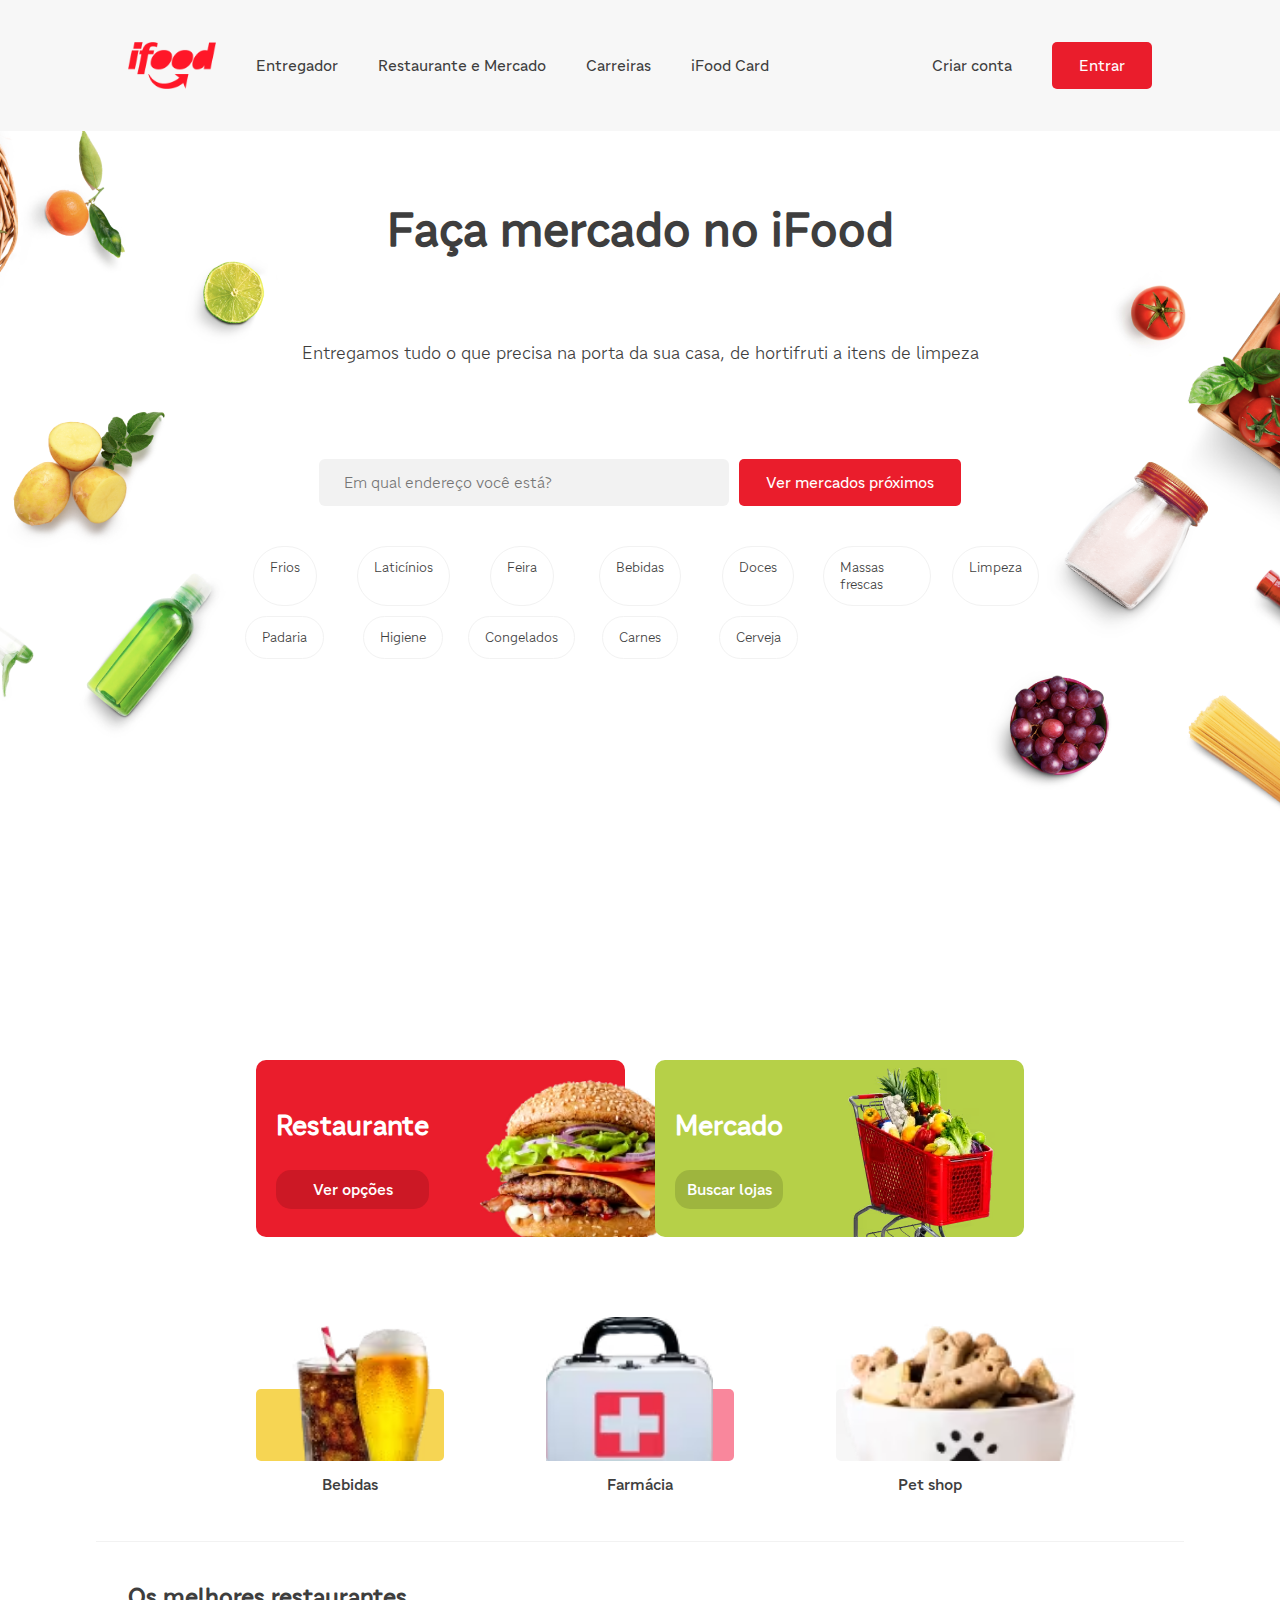
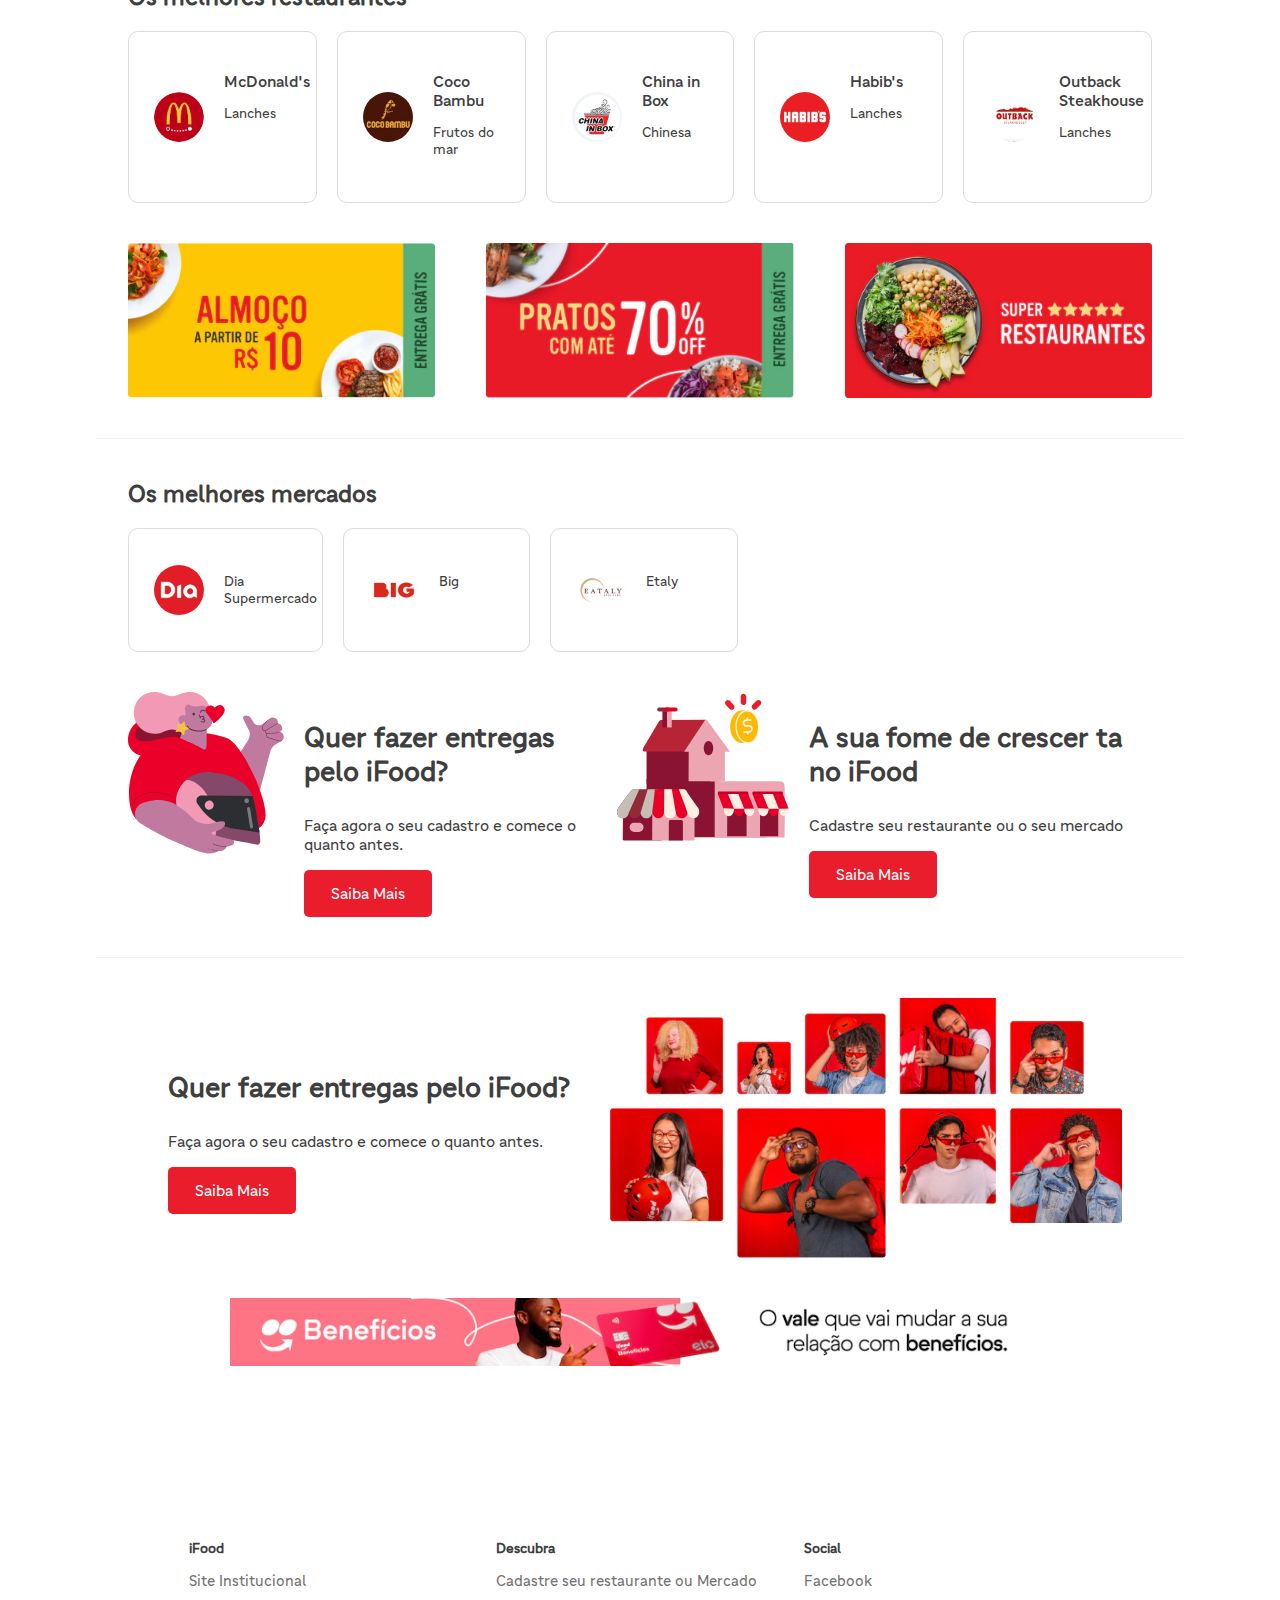
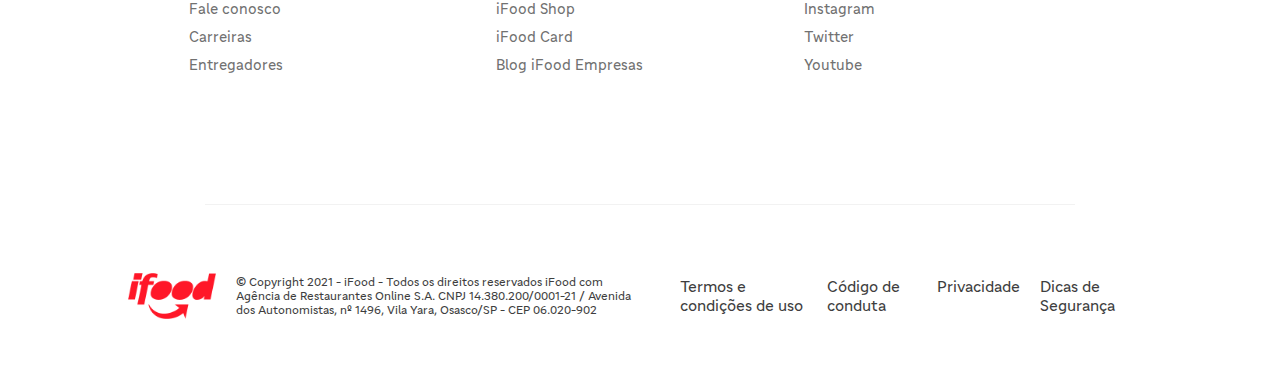
<file: iFood-Clone/pages/index.html>
<!DOCTYPE html>
<html lang="pt-br">
  <head>
    <meta charset="UTF-8" />
    <meta name="viewport" content="width=device-width, initial-scale=1.0" />
    <title>Delivery de Comida e Mercado - iFood</title>
    <link rel="stylesheet" href="../css/index.css" />
    <meta
      name="description"
      content="O iFood é uma empresa brasileira de tecnologia que aproxima clientes, restaurantes e entregadores de forma simples e prática. E, para proporcionar uma experiência incrível para todo mundo, nossa entrega vai muito além do delivery."
    />
  </head>
  <body>
    <header>
      <div class="header-content">
        <div class="menu-hamburguer">
          <div class="line"></div>
          <div class="line"></div>
          <div class="line"></div>
        </div>
        <div class="logo-nav-container">
          <img src="../assets/img/gen/logo.png" alt="Logo iFood" />
          <nav>
            <ul>
              <li><a href="#">Entregador</a></li>
              <li><a href="#">Restaurante e Mercado</a></li>
              <li><a href="#">Carreiras</a></li>
              <li><a href="#">iFood Card</a></li>
            </ul>
          </nav>
        </div>
        <div class="secundary-menu">
          <a href="criar-conta.html" style="color: var(#ea1d2c)">Criar conta</a>
          <button class="button-01">Entrar</button>
        </div>
      </div>
    </header>
    <main>
      <section class="search">
        <div class="search-container">
          <h1>Faça mercado no iFood</h1>
          <p>
            Entregamos tudo o que precisa na porta da sua casa, de hortifruti a
            itens de limpeza
          </p>
          <form action="">
            <input type="text" placeholder="Em qual endereço você está?" />
            <button class="button-01">Ver mercados próximos</button>
          </form>
          <div class="categories">
            <a href="#" class="category">Frios</a>
            <a href="#" class="category">Laticínios</a>
            <a href="#" class="category">Feira</a>
            <a href="#" class="category">Bebidas</a>
            <a href="#" class="category">Doces</a>
            <a href="#" class="category">Massas frescas</a>
            <a href="#" class="category">Limpeza</a>
            <a href="#" class="category">Padaria</a>
            <a href="#" class="category">Higiene</a>
            <a href="#" class="category">Congelados</a>
            <a href="#" class="category">Carnes</a>
            <a href="#" class="category">Cerveja</a>
          </div>
        </div>
      </section>
      <section class="multi-categories">
        <div class="multi-categories-wrapper">
          <div class="restaurante">
            <div class="restaurante-info">
              <h3>Restaurante</h3>
              <button>Ver opções</button>
            </div>
            <img
              src="../assets/img/home/restaurant.avif"
              alt="Imagem de um hamburger"
            />
          </div>
          <div class="mercado">
            <div class="mercado-info">
              <h3>Mercado</h3>
              <button>Buscar lojas</button>
            </div>
            <img
              src="../assets/img/home/market.avif"
              alt="Imagem de um carrinho de compras"
            />
          </div>
        </div>
        <div class="multi-categories-carousel">
          <div class="carousel-item">
            <div class="carousel-item-background"></div>
            <img src="../assets/img/home/drinks.avif" alt="Imagem de bebidas" />
            <p>Bebidas</p>
          </div>
          <div class="carousel-item">
            <div class="carousel-item-background"></div>
            <img
              src="../assets/img/home/pharmacy.avif"
              alt="Imagem de maleta de primeiros socorros"
            />
            <p>Farmácia</p>
          </div>
          <div class="carousel-item">
            <div class="carousel-item-background"></div>
            <img
              src="../assets/img/home/petshop.avif"
              alt="Imagem de pote com biscoitos caninos"
            />
            <p>Pet shop</p>
          </div>
        </div>
      </section>
      <span class="line"></span>
      <section class="melhores-restaurantes">
        <h2>Os melhores restaurantes</h2>

        <div class="restaurantes">
          <div class="restaurante-card">
            <img
              src="../assets/img/home/Logo McDonald_MCDON_DRIV15.avif"
              alt="Imagem de um prato de comida"
            />
            <div class="restaurante-card-info">
              <p class="restaurante-card-title">McDonald's</p>
              <p class="restaurante-card-description">Lanches</p>
            </div>
          </div>
          <div class="restaurante-card">
            <img
              src="../assets/img/home/201910292243_94aaf166-84cc-4ebf-a35d-d223be34d01f.avif"
              alt="Imagem de um prato de comida"
            />
            <div class="restaurante-card-info">
              <p class="restaurante-card-title">Coco Bambu</p>
              <p class="restaurante-card-description">Frutos do mar</p>
            </div>
          </div>
          <div class="restaurante-card">
            <img
              src="../assets/img/home/202001031317_CXpO_i.avif"
              alt="Logo do China in Box"
            />
            <div class="restaurante-card-info">
              <p class="restaurante-card-title">China in Box</p>
              <p class="restaurante-card-description">Chinesa</p>
            </div>
          </div>
          <div class="restaurante-card">
            <img
              src="../assets/img/home/201801231937__HABIB_VERDE.avif"
              alt="Logo do Habib's"
            />
            <div class="restaurante-card-info">
              <p class="restaurante-card-title">Habib's</p>
              <p class="restaurante-card-description">Lanches</p>
            </div>
          </div>
          <div class="restaurante-card">
            <img
              src="../assets/img/home/201906182008_2b157a73-7564-4733-94c1-8d0376e7bb39.avif"
              alt="Logo do Outback Steakhouse"
            />
            <div class="restaurante-card-info">
              <p class="restaurante-card-title">Outback Steakhouse</p>
              <p class="restaurante-card-description">Lanches</p>
            </div>
          </div>
        </div>

        <div class="landing-cards">
          <img
            src="../assets/img/home/landing-banner-1.webp"
            alt="Banner escrito 'Almoço a partir de R$ 10 - Entrega Grátis'"
          />
          <img
            src="../assets/img/home/landing-banner-2.webp"
            alt="Banner escrito 'Pratos com até 70% OFF - Entrega Grátis'"
          />
          <img
            src="../assets/img/home/landing-banner-3.webp"
            alt="Banner escrito 'Super restaurantes'"
          />
        </div>
      </section>

      <span class="line"></span>

      <section class="melhores-mercados">
        <h2>Os melhores mercados</h2>

        <div class="restaurantes">
          <div class="restaurante-card">
            <img
              src="../assets/img/home/202004061634_lP8b_.avif"
              alt="Logo do Dia Supermercado"
            />
            <div class="restaurante-card-info">
              <p class="restaurante-card-description">Dia Supermercado</p>
            </div>
          </div>
          <div class="restaurante-card">
            <img
              src="../assets/img/home/202010121938_31dbd467-bb46-4884-8879-e545789acc39.avif"
              alt="Logo do Big"
            />
            <div class="restaurante-card-info">
              <p class="restaurante-card-description">Big</p>
            </div>
          </div>
          <div class="restaurante-card">
            <img
              src="../assets/img/home/202002101723_dmdz_i.avif"
              alt="Logo do Etaly"
            />
            <div class="restaurante-card-info">
              <p class="restaurante-card-description">Etaly</p>
            </div>
          </div>
        </div>

        <div class="landing-links">
          <div class="landing-group">
            <div class="landing-group-01">
              <img
                src="../assets/img/home/delivery-man.svg"
                alt="Desenho de um entregador de comida"
              />
            </div>
            <div class="landing-group-02">
              <h3>Quer fazer entregas pelo iFood?</h3>
              <p>Faça agora o seu cadastro e comece o quanto antes.</p>
              <button class="button-01">Saiba Mais</button>
            </div>
          </div>
          <div class="landing-group">
            <div class="landing-group-01">
              <img
                src="../assets/img/home/store.svg"
                alt="Desenho de uma loja"
              />
            </div>
            <div class="landing-group-02">
              <h3>A sua fome de crescer ta no iFood</h3>
              <p>Cadastre seu restaurante ou o seu mercado</p>
              <button class="button-01">Saiba Mais</button>
            </div>
          </div>
        </div>
      </section>

      <span class="line"></span>

      <section class="info-banners">
        <div class="info-banner-01">
          <div class="info-banner-01-text">
            <h3>Quer fazer entregas pelo iFood?</h3>
            <p>Faça agora o seu cadastro e comece o quanto antes.</p>
            <button class="button-01">Saiba Mais</button>
          </div>
          <img
            src="../assets/img/home/food-lover-banner.webp"
            alt="Banner representativo"
          />
        </div>

        <img
          src="../assets/img/home/ifood-benefits-desktop.webp"
          alt="Banner escrito 'O vale que vai mudar a sua relação com benefícios'"
          class="info-banner-02"
        />
      </section>
    </main>
    <footer>
      <div class="footer-columns">
        <div class="footer-column">
          <h3>iFood</h3>
          <ul>
            <li>Site Institucional</li>
            <li>Fale conosco</li>
            <li>Carreiras</li>
            <li>Entregadores</li>
          </ul>
        </div>
        <div class="footer-column">
          <h3>Descubra</h3>
          <ul>
            <li>Cadastre seu restaurante ou Mercado</li>
            <li>iFood Shop</li>
            <li>iFood Card</li>
            <li>Blog iFood Empresas</li>
          </ul>
        </div>
        <div class="footer-column">
          <h3>Social</h3>
          <ul>
            <li>Facebook</li>
            <li>Instagram</li>
            <li>Twitter</li>
            <li>Youtube</li>
          </ul>
        </div>
      </div>

      <span class="line"></span>

      <div class="extra-footer">
        <div class="extra-footer-content-01">
          <img src="../assets/img/gen/logo.png" alt="Logo iFood" />
          <p>
            © Copyright 2021 - iFood - Todos os direitos reservados iFood com
            Agência de Restaurantes Online S.A. CNPJ 14.380.200/0001-21 /
            Avenida dos Autonomistas, nº 1496, Vila Yara, Osasco/SP - CEP
            06.020-902
          </p>
        </div>
        <div class="extra-footer-content-02">
          <ul>
            <li>Termos e condições de uso</li>
            <li>Código de conduta</li>
            <li>Privacidade</li>
            <li>Dicas de Segurança</li>
          </ul>
        </div>
      </div>
    </footer>

    <script>
      const menuHamburguer = document.querySelector(".menu-hamburguer");
      const nav = document.querySelector("nav ul");

      menuHamburguer.addEventListener("click", () => {
        nav.classList.toggle("active");
      });
    </script>
  </body>
</html>
</file>
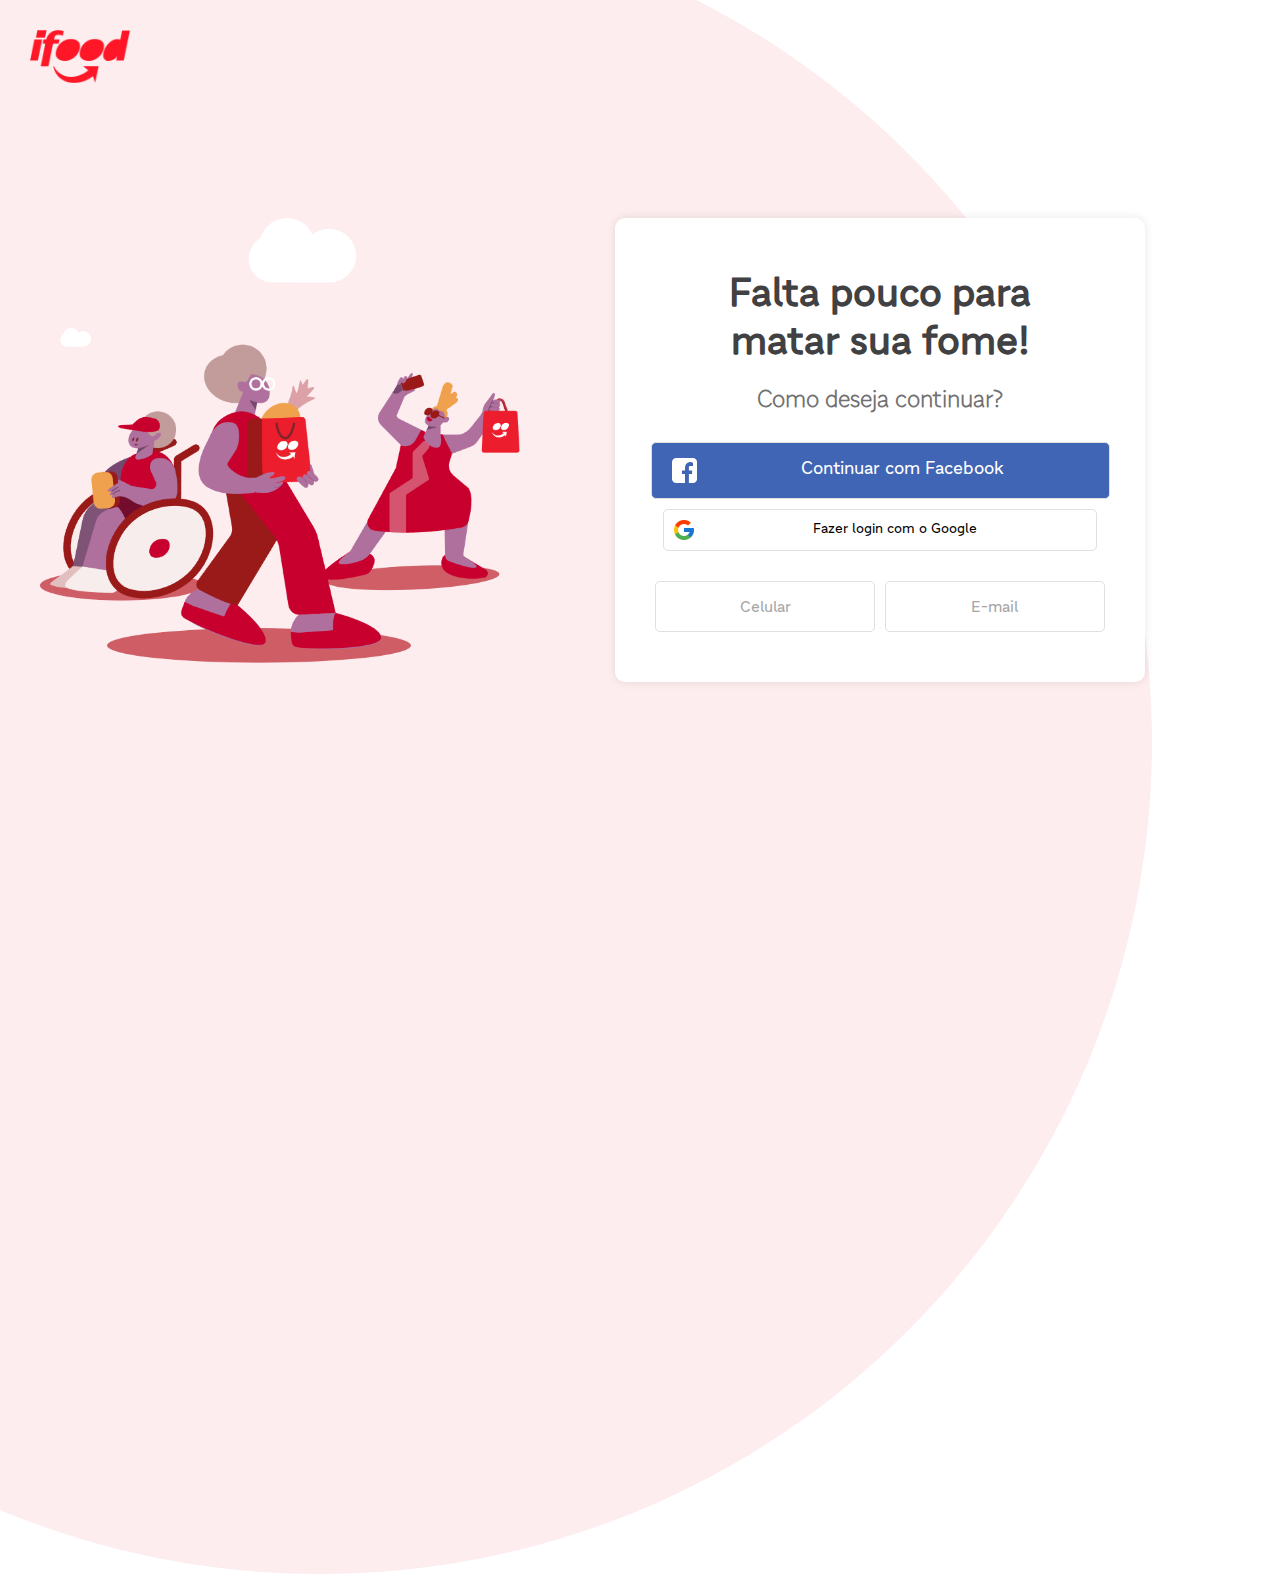
<file: iFood-Clone/pages/entrar.html>
<!DOCTYPE html>
<html lang="pt-br">
  <head>
    <meta charset="UTF-8" />
    <meta name="viewport" content="width=device-width, initial-scale=1.0" />
    <title>Delivery de Comida e Mercado - iFood</title>
    <link rel="icon" href="../assets/img/gen/favicon-01.png" />

    <link rel="stylesheet" href="../css/entrar.css" />
  </head>
  <body>
    <a href="../pages/index.html" class="logo">
      <img src="../assets/img/gen/logo.png" alt="iFood" />
    </a>
    <div class="content">
      <div class="cartoon">
        <img src="../assets/img/entrar/background.png" alt="" />
      </div>
      <div class="login-container">
        <div class="login-box">
          <h1>Falta pouco para matar sua fome!</h1>
          <h2>Como deseja continuar?</h2>

          <button class="button-01 button-facebook">
            <img src="../assets/img/gen/facebook-96.png" alt="Facebook" />
            Continuar com Facebook
          </button>
          <button class="button-01 button-google">
            <img src="../assets/img/gen/google-logo-96.png" alt="Google" />
            Fazer login com o Google
          </button>
          <div class="cel-mail">
            <button class="button-02">Celular</button>
            <button class="button-02">E-mail</button>
          </div>
        </div>
      </div>
    </div>
  </body>
</html>
</file>
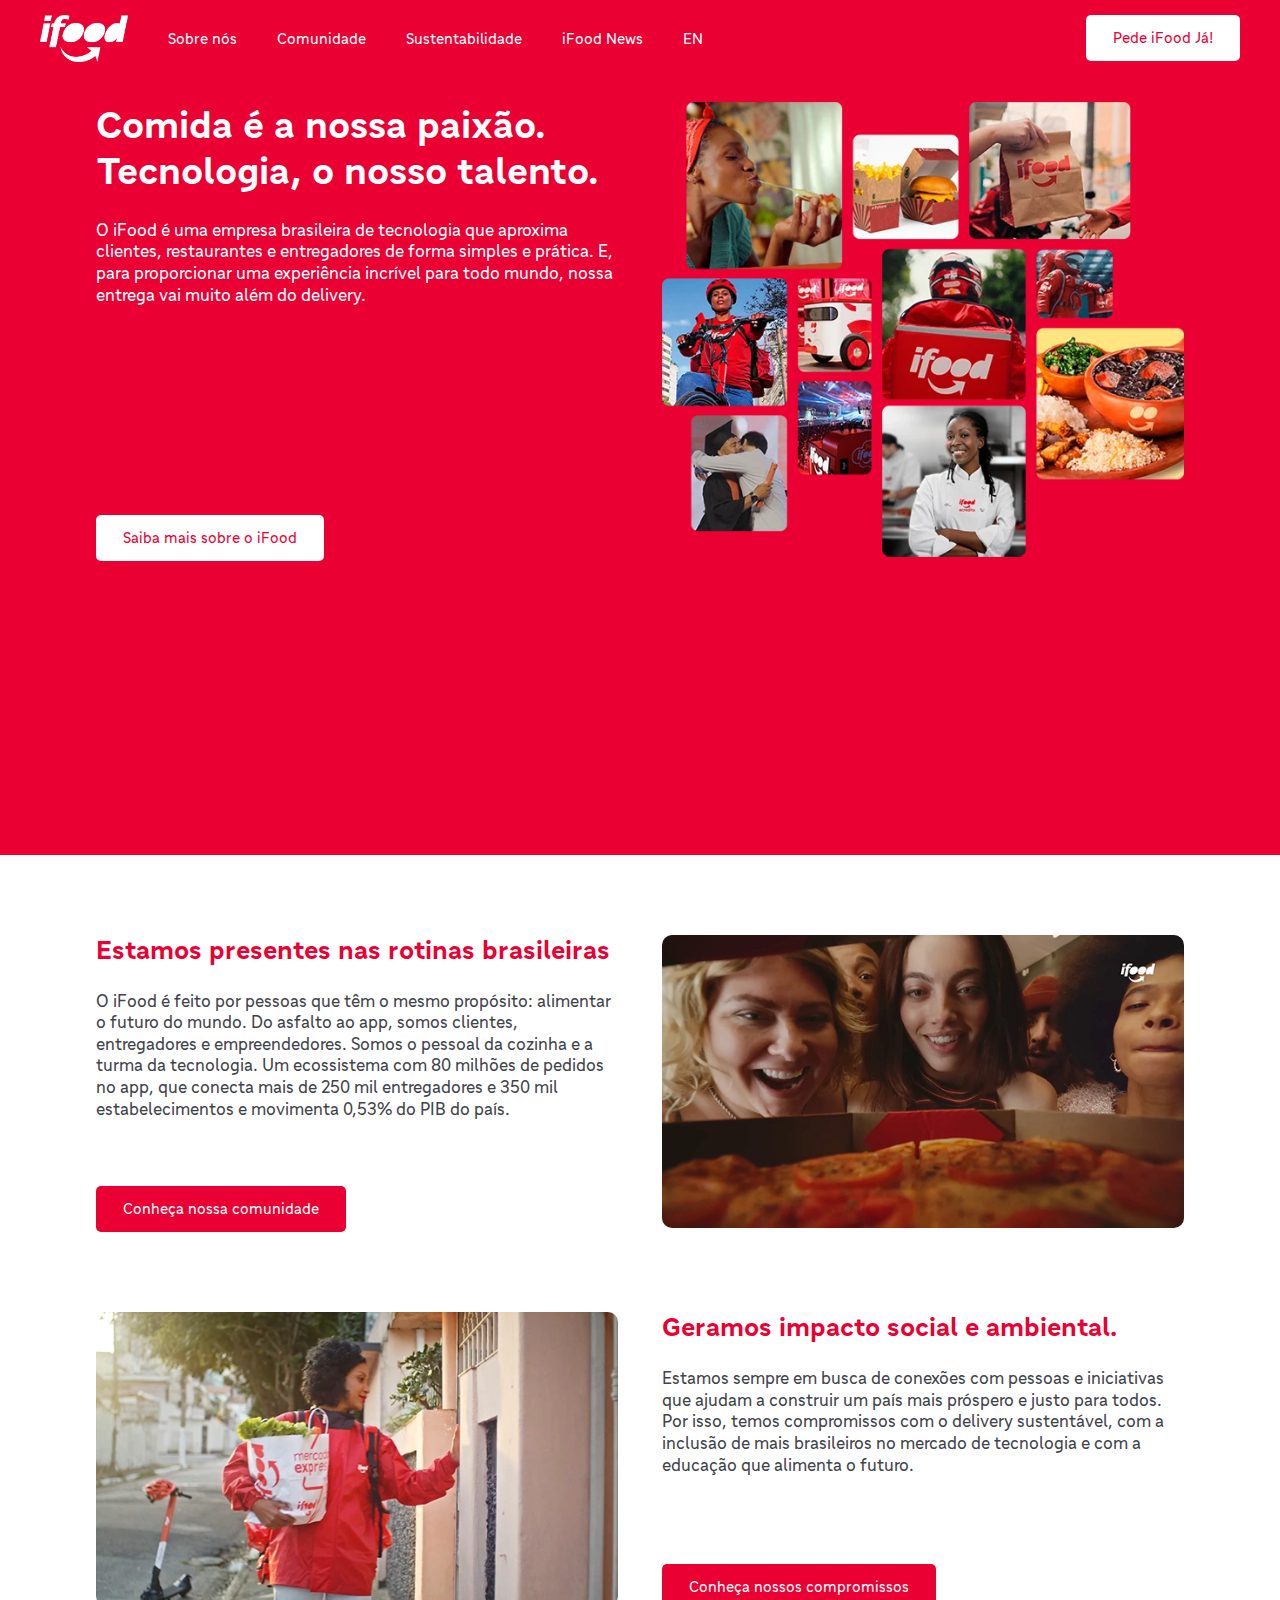
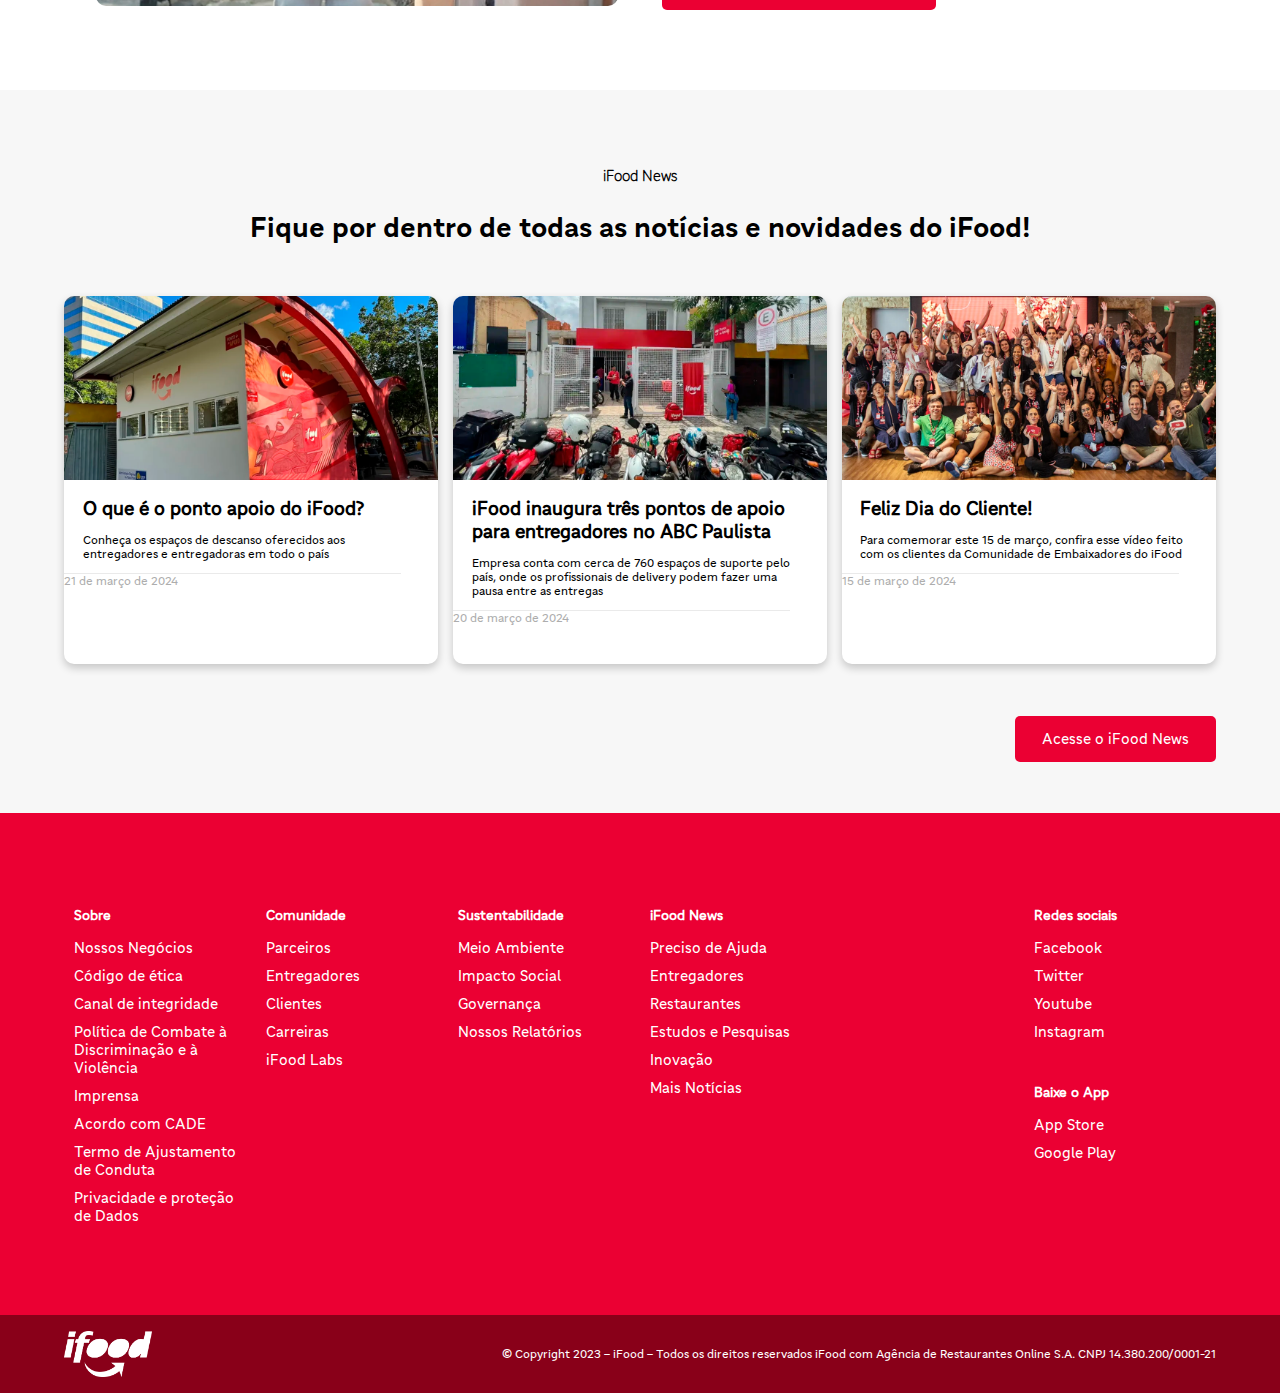
<file: iFood-Clone/pages/institucional.html>
<!DOCTYPE html>
<html lang="pt-br">
  <head>
    <meta charset="UTF-8" />
    <meta name="viewport" content="width=device-width, initial-scale=1.0" />
    <title>iFood | Comida é a nossa paixão. Tecnologia, o nosso talento</title>
    <link rel="icon" href="../assets/img/gen/favicon-02.png" />
    <link rel="stylesheet" href="../css/institucional.css" />
  </head>
  <body>
    <header>
      <div class="top-content">
        <div class="logo-nav-container">
          <img src="../assets/img/gen/logo-02.png" alt="Logo iFood" />
          <nav>
            <ul>
              <li>
                <a href="#">Sobre nós</a>
                <div class="dropdown">
                  <a href="#">Quem Somos</a>
                  <a href="#">Nossos Negócios</a>
                  <a href="#">Imprensa</a>
                </div>
              </li>
              <li>
                <a href="#">Comunidade</a>
                <div class="dropdown">
                  <a href="#">Nosso ecossistema</a>
                  <a href="#">Parceiros</a>
                  <a href="#">Entregadores</a>
                  <a href="#">Clientes</a>
                  <a href="#">Carreiras</a>
                  <a href="#">iFood Labs</a>
                </div>
              </li>
              <li>
                <a href="#">Sustentabilidade</a>
                <div class="dropdown">
                  <a href="#">Nossos Compromissos</a>
                  <a href="#">Governança</a>
                  <a href="#">Impacto Social</a>
                  <a href="#">Meio Ambiente</a>
                  <a href="#">Embalagens Sustentáveis</a>
                </div>
              </li>
              <li><a href="#">iFood News</a></li>
              <li><a href="#">EN</a></li>
            </ul>
          </nav>
        </div>
        <button class="button-01">Pede iFood Já!</button>
        <div class="menu-hamburguer">
          <div class="line"></div>
          <div class="line"></div>
          <div class="line"></div>
        </div>
      </div>

      <div class="header-content">
        <div class="header-content-01">
          <h1>Comida é a nossa paixão. Tecnologia, o nosso talento.</h1>
          <p>
            O iFood é uma empresa brasileira de tecnologia que aproxima
            clientes, restaurantes e entregadores de forma simples e prática. E,
            para proporcionar uma experiência incrível para todo mundo, nossa
            entrega vai muito além do delivery.
          </p>
          <button class="button-01">Saiba mais sobre o iFood</button>
        </div>
        <div class="header-content-02">
          <img
            src="../assets/img/institucional/hero_home2.png"
            alt="Banner representativo"
          />
        </div>
      </div>
    </header>
    <main>
      <div class="conheca">
        <div class="conheca-content-01">
          <div class="conheca-content-info">
            <h2>Estamos presentes nas rotinas brasileiras</h2>
            <p>
              O iFood é feito por pessoas que têm o mesmo propósito: alimentar o
              futuro do mundo. Do asfalto ao app, somos clientes, entregadores e
              empreendedores. Somos o pessoal da cozinha e a turma da
              tecnologia. Um ecossistema com 80 milhões de pedidos no app, que
              conecta mais de 250 mil entregadores e 350 mil estabelecimentos e
              movimenta 0,53% do PIB do país.
            </p>
            <button class="button-02">Conheça nossa comunidade</button>
          </div>
          <div class="conheca-content-img">
            <img
              src="../assets/img/institucional/ao_redordamesa2.png"
              alt="Banner representativo"
            />
          </div>
        </div>
        <div class="conheca-content-02">
          <div class="conheca-content-img">
            <img
              src="../assets/img/institucional/deliverysustentavel2.png"
              alt="Banner representativo"
            />
          </div>
          <div class="conheca-content-info">
            <h2>Geramos impacto social e ambiental.</h2>
            <p>
              Estamos sempre em busca de conexões com pessoas e iniciativas que
              ajudam a construir um país mais próspero e justo para todos. Por
              isso, temos compromissos com o delivery sustentável, com a
              inclusão de mais brasileiros no mercado de tecnologia e com a
              educação que alimenta o futuro.
            </p>
            <button class="button-02">Conheça nossos compromissos</button>
          </div>
        </div>
      </div>
      <div class="news-background">
        <div class="news">
          <h5>iFood News</h5>
          <h2>Fique por dentro de todas as notícias e novidades do iFood!</h2>

          <div class="cards">
            <div class="card">
              <img
                src="../assets/img/institucional/PONTODEAPOIO-7-1024x650.png"
                alt="Imagem de um ponto de apoio do iFood"
              />
              <h4>O que é o ponto apoio do iFood?</h4>
              <p>
                Conheça os espaços de descanso oferecidos aos entregadores e
                entregadoras em todo o país
              </p>
              <span>21 de março de 2024</span>
            </div>
            <div class="card">
              <img
                src="../assets/img/institucional/pontodeapoio-1024x576.png"
                alt="Imagem de um ponto de apoio do iFood"
              />
              <h4>
                iFood inaugura três pontos de apoio para entregadores no ABC
                Paulista
              </h4>
              <p>
                Empresa conta com cerca de 760 espaços de suporte pelo país,
                onde os profissionais de delivery podem fazer uma pausa entre as
                entregas
              </p>
              <span>20 de março de 2024</span>
            </div>
            <div class="card">
              <img
                src="../assets/img/institucional/dia-docliente-cx-1024x576.png"
                alt="Foto de várias pessoas felizes"
              />
              <h4>Feliz Dia do Cliente!</h4>
              <p>
                Para comemorar este 15 de março, confira esse vídeo feito com os
                clientes da Comunidade de Embaixadores do iFood
              </p>
              <span>15 de março de 2024</span>
            </div>
          </div>

          <button class="button-02">Acesse o iFood News</button>
        </div>
      </div>
    </main>
    <footer>
      <div class="footer-columns">
        <div class="footer-column">
          <h3>Sobre</h3>
          <ul>
            <li>Nossos Negócios</li>
            <li>Código de ética</li>
            <li>Canal de integridade</li>
            <li>Política de Combate à Discriminação e à Violência</li>
            <li>Imprensa</li>
            <li>Acordo com CADE</li>
            <li>Termo de Ajustamento de Conduta</li>
            <li>Privacidade e proteção de Dados</li>
          </ul>
        </div>
        <div class="footer-column">
          <h3>Comunidade</h3>
          <ul>
            <li>Parceiros</li>
            <li>Entregadores</li>
            <li>Clientes</li>
            <li>Carreiras</li>
            <li>iFood Labs</li>
          </ul>
        </div>
        <div class="footer-column">
          <h3>Sustentabilidade</h3>
          <ul>
            <li>Meio Ambiente</li>
            <li>Impacto Social</li>
            <li>Governança</li>
            <li>Nossos Relatórios</li>
          </ul>
        </div>
        <div class="footer-column">
          <h3>iFood News</h3>
          <ul>
            <li>Preciso de Ajuda</li>
            <li>Entregadores</li>
            <li>Restaurantes</li>
            <li>Estudos e Pesquisas</li>
            <li>Inovação</li>
            <li>Mais Notícias</li>
          </ul>
        </div>
        <div class="footer-column"></div>
        <div class="footer-column">
          <h3>Redes sociais</h3>
          <ul>
            <li>Facebook</li>
            <li>Twitter</li>
            <li>Youtube</li>
            <li>Instagram</li>
          </ul>
          <br />
          <h3>Baixe o App</h3>
          <ul>
            <li>App Store</li>
            <li>Google Play</li>
          </ul>
        </div>
      </div>
      <div class="extra-footer">
        <div class="extra-footer-content">
          <img src="../assets/img/gen/logo-02.png" alt="Logo iFood" />
          <p>
            © Copyright 2023 – iFood – Todos os direitos reservados iFood com
            Agência de Restaurantes Online S.A. CNPJ 14.380.200/0001-21
          </p>
        </div>
      </div>
    </footer>

    <script>
      const menuHamburguer = document.querySelector(".menu-hamburguer");
      const nav = document.querySelector("nav");

      menuHamburguer.addEventListener("click", () => {
        document.querySelector("nav ul").classList.toggle("active");
      });
    </script>
  </body>
</html>
</file>
<file: iFood-Clone/css/index.css>
body {
  margin: 0;
  font-family: "iFoodRCTextos-Regular", helvetica, sans-serif;
  font-size: 16px;
  color: #3e3e3e;
}

@font-face {
  font-family: "iFoodRCTextos-Light";
  src: url(../assets/fonts/iFoodRCTextos-Light.ttf);
}

@font-face {
  font-family: "iFoodRCTextos-Thin";
  src: url(../assets/fonts/iFoodRCTextos-Thin.ttf);
}

@font-face {
  font-family: "iFoodRCTextos-Medium";
  src: url(../assets/fonts/iFoodRCTextos-Medium.ttf);
}

@font-face {
  font-family: "iFoodRCTextos-Regular";
  src: url(../assets/fonts/iFoodRCTextos-Regular.ttf);
}

@font-face {
  font-family: "iFoodRCTextos-Bold";
  src: url(../assets/fonts/iFoodRCTextos-Bold.ttf);
}

@font-face {
  font-family: "iFoodRCTextos-ExtraBold";
  src: url(../assets/fonts/iFoodRCTextos-ExtraBold.ttf);
}

header {
  display: flex;
  justify-content: space-between;
  align-items: center;
  background-color: #f7f7f7;
  position: fixed;
  top: 0;
  left: 0;
  right: 0;
  z-index: 999;
}

.header-content {
  display: flex;
  align-items: center;
  width: 80%;
  margin: 0 auto;
  padding: 40px 0;
  max-width: 1200px;
}

.logo-nav-container img {
  max-width: 88px;
}

nav,
nav ul {
  display: flex;
  justify-content: space-between;
  list-style-type: none;
}

nav ul li {
  margin-right: 40px;
}

nav ul li a,
.secundary-menu a {
  text-decoration: none;
  color: #3e3e3e;
}

.secundary-menu {
  display: flex;
  align-items: center;
  justify-content: flex-end;
  margin-left: auto;
}

.secundary-menu a,
.secundary-menu button {
  margin-left: 40px;
}

.logo-nav-container {
  display: flex;
  align-items: center;
}

.button-01 {
  background-color: #ea1d2c;
  color: white;
  padding: 14px 27px;
  border: none;
  border-radius: 5px;
  cursor: pointer;
  font-size: 16px;
  font-family: "iFoodRCTextos-Regular";
}

.button-01:hover {
  background-color: #ee4c58;
}

.search {
  background-image: url("../assets/img/home/desktop-background.png");
  background-size: cover;
  background-position: center;
  height: 100vh;
  margin-top: 120px;
}

.search-container,
.search-container h1,
.search-container p {
  display: flex;
  flex-direction: column;
  justify-content: center;
  align-items: center;
  width: 80%;
  margin: 0 auto;
  padding: 40px 0;
}

.search-container h1 {
  font-size: 48px;
  text-align: center;
  margin-bottom: 0;
}

.search-container p {
  font-family: "iFoodRCTextos-Light";
  font-size: 18px;
  margin: 5px;
  text-align: center;
}

.search-container form {
  margin-top: 50px;
  display: flex;
  justify-content: center;
  align-items: center;
  width: 100%;
}

.search-container input {
  padding: 14px 25px;
  margin-right: 10px;
  min-width: 360px;
  border: none;
  border-radius: 6px;
  width: max-content;
  font-size: 16px;
  background-color: #f2f2f2;
  font-family: "iFoodRCTextos-Light";
}

.search-container input:focus {
  outline: none;
}

.search-container input::placeholder {
  font-family: "iFoodRCTextos-Light";
}

.categories {
  grid-template-columns: repeat(7, 1fr);
  margin: 40px auto;
  justify-items: center;
  gap: 10px;
  display: grid;
  justify-content: center;
  width: 80%;
  max-width: 1200px;
}

.category {
  margin: 0 auto;
  display: inline-block;
  padding: 12px 16px;
  border: 1px solid #f2f2f2;
  border-radius: 50px;
  text-decoration: none;
  color: #3e3e3e;
  font-size: 14px;
  font-family: "iFoodRCTextos-Light";
}

.multi-categories-wrapper,
.multi-categories-carousel {
  width: 60%;
  max-width: 842px;
  padding: 40px 0;
  display: flex;
  justify-content: space-between;
  margin: 0 auto;
}

.restaurante,
.mercado {
  display: flex;
  border-radius: 10px;
  font-size: 1.5rem;
  color: white;
  height: auto;
  width: 48%;
}

.restaurante {
  background-color: #ea1d2c;
}

.mercado {
  background-color: #b6d048;
}

.restaurante-info,
.mercado-info {
  margin: 20px;
  display: flex;
  flex-direction: column;
  flex-grow: 1;
}

.restaurante button,
.mercado button {
  font-weight: 200;
  color: white;
  border: none;
  margin: 0;
  padding: 10px 10px;
  border-radius: 15px;
  cursor: pointer;
}

.restaurante button,
.mercado button {
  font-family: "iFoodRCTextos-Medium";
  font-size: 16px;
}

.mercado button {
  background-color: #9eb53e;
}

.restaurante button {
  background-color: #cc1825;
}

.carousel-item {
  width: 188px;
  position: relative;
}

.carousel-item img {
  margin: 0 auto;
  height: 100%;
}

.carousel-item-background::before {
  content: "";
  position: absolute;
  bottom: 0;
  width: 100%;
  height: 50%;
  z-index: -1;
  border-radius: 5px;
}

.carousel-item:nth-child(1) .carousel-item-background::before {
  background-color: #f6d553;
}

.carousel-item:nth-child(2) .carousel-item-background::before {
  background-color: #f9879c;
}

.carousel-item:nth-child(3) .carousel-item-background::before {
  background-color: #f7f7f7;
}

.restaurante:hover,
.mercado:hover,
.carousel-item:hover {
  transform: scale(1.03);
  transition: transform 0.3s;
}

.rest aurante:hover,
.mercado:hover,
.carousel-item-background:hover {
  box-shadow: 0 0 10px rgba(0, 0, 0, 0.3);
  transition: all 0.3s;
}

.carousel-item p {
  font-family: "iFoodRCTextos-Medium";
  font-size: 16px;
  text-align: center;
  margin-top: 10px;
}

.line {
  display: block;
  width: 85%;
  height: 1px;
  background-color: #f2f2f2;
  margin: 40px auto;
}

.melhores-restaurantes,
.melhores-mercados,
.info-banners {
  width: 80%;
  max-width: 1200px;
  margin: 0 auto;
}

.restaurantes {
  display: grid;
  grid-template-columns: repeat(5, 1fr);
  gap: 20px;
}

.restaurante-card {
  display: flex;
  border-radius: 10px;
  padding: 30px 5px;
  border: 1px solid #dcdcdc;
  width: auto;
  cursor: pointer;
}

.restaurante-card-info {
  flex-direction: column;
}

.restaurante-card img {
  width: 50px;
  height: 50px;
  border-radius: 50%;
  margin: auto 20px;
}

.restaurante-card-title {
  font-family: "iFoodRCTextos-Medium";
  margin: 10px 0;
}

.restaurante-card-description {
  font-family: "iFoodRCTextos-Regular";
  font-size: 14px;
  color: #3e3e3e;
}

.landing-cards {
  margin-top: 40px;
  display: flex;
  justify-content: space-between;
}

.landing-cards img {
  width: 30%;
}

.landing-links {
  display: flex;
  justify-content: space-between;
  margin-top: 40px;
}

.landing-group {
  display: grid;
  grid-template-columns: 1fr 2fr;
  gap: 20px;
}

.landing-group-01 {
  justify-content: center;
}

.landing-group-01 img {
  width: 100%;
}

.landing-group-02 {
  flex-direction: column;
}

.landing-group-02 h3,
.info-banner-01-text h3 {
  font-family: "iFoodRCTextos-Regular";
  font-size: 28px;
}

.info-banner-01 {
  display: flex;
  align-items: center;
  margin-top: 40px;
}

.info-banner-01 img {
  width: 50%;
}

.info-banner-01-text {
  margin: 0 40px;
}

.info-banner-02 {
  margin: 0 auto;
  margin-top: 40px;
  display: flex;
  width: 80%;
}

.info-banner-02 img {
  width: 100%;
}

footer {
  margin: 0 auto;
  margin-top: 40px;
  padding: 40px 0;
  width: 80%;
}

.footer-columns {
  display: flex;
  justify-content: space-between;
  padding: 5rem 0;
  width: 90%;
  max-width: 1200px;
  margin: 0 auto;
}

.footer-column {
  flex: 1;
  margin: 0 10px;
}

.footer-column h3 {
  font-size: 1.1vw;
  color: #3e3e3e;
  margin-bottom: 15px;
}

.footer-column ul {
  list-style: none;
  padding: 0;
  margin: 0;
}

.footer-column ul li {
  font-size: 1.2vw;
  margin-bottom: 10px;
  cursor: pointer;
  color: #717171;
}

.extra-footer {
  padding: 1rem 0;
  display: flex;
}

.extra-footer img {
  max-width: 88px;
  margin-right: 20px;
}

.extra-footer p {
  font-size: 0.9vw;
  margin: 0;
}

.extra-footer-content-01,
.extra-footer-content-02 {
  display: flex;
  justify-content: space-between;
  align-items: center;
  width: 50%;
  margin: 0 auto;
  max-width: 1200px;
}

.extra-footer-content-02 ul {
  display: flex;
  list-style-type: none;
}

.extra-footer-content-02 ul li {
  margin-right: 20px;
  cursor: pointer;
}

.menu-hamburguer {
  display: none;
}

@media screen and (max-width: 1024px), (min-width: 1600px) {
  .footer-column h3 {
    font-size: 1.1rem;
  }

  .footer-column ul li {
    font-size: 1.2rem;
  }

  .extra-footer p {
    font-size: 0.9rem;
  }
}

@media screen and (max-width: 1024px) {
  @media screen and (max-width: 1024px) {
    body {
      font-size: 14px;
    }

    header {
      flex-direction: column;
      align-items: flex-start;
    }

    .header-content {
      width: 100%;
      padding: 20px;
    }

    nav ul {
      flex-direction: column;
      align-items: flex-start;
    }

    nav ul li {
      margin-right: 0;
      margin-bottom: 10px;
    }

    .secundary-menu {
      justify-content: flex-start;
      margin-left: 0;
    }

    .search-container,
    .search-container h1,
    .search-container p {
      text-align: center;
      width: 100%;
    }

    .search-container form {
      flex-direction: column;
      align-items: flex-start;
    }

    .search-container input {
      width: 80%;
      margin: 0 auto;
      margin-bottom: 10px;
    }

    .search-container button {
      margin: 0 auto;
      width: 90%;
    }

    .categories {
      grid-template-columns: repeat(3, 1fr);
    }

    .multi-categories-wrapper,
    .multi-categories-carousel {
      flex-direction: column;
      width: 100%;
      max-width: none;
      align-items: center;
    }

    .restaurante,
    .mercado {
      width: 100%;
      margin-bottom: 20px;
    }

    .restaurantes {
      grid-template-columns: repeat(3, 1fr);
    }

    .landing-cards,
    .landing-links {
      flex-direction: column;
      text-align: center;
    }

    .landing-cards img {
      width: 100%;
      margin-bottom: 20px;
    }

    .landing-group {
      grid-template-columns: 1fr;
    }

    .landing-group-01 img {
      width: 50%;
    }

    .info-banners {
      width: 100%;
      text-align: center;
    }

    .info-banner-01,
    .info-banner-02 {
      flex-direction: column;
      align-items: flex-start;
    }

    .info-banner-01 img {
      width: 100%;
      margin-bottom: 20px;
    }

    .info-banner-02 {
      width: 100%;
    }

    .footer-columns {
      flex-direction: column;
      align-items: flex-start;
      padding: 2rem 0;
    }

    .footer-column {
      margin: 0;
      margin-bottom: 20px;
    }

    .extra-footer {
      flex-direction: column;
      align-items: flex-start;
    }

    .extra-footer-content-01 {
      margin-bottom: 20px;
      width: 100%;
    }

    .extra-footer-content-02 {
      flex-direction: column;
      align-items: flex-start;
      width: 100%;
    }

    .extra-footer-content-02 ul {
      flex-direction: column;
    }

    .extra-footer-content-02 ul li {
      margin-right: 0;
      margin-bottom: 10px;
    }

    nav ul {
      display: none;
    }

    .menu-hamburguer {
      margin-right: 1rem;
      cursor: pointer;
      display: flex;
      flex-direction: column;
      z-index: 1;
    }

    .menu-hamburguer div {
      width: 30px;
      height: 3px;
      background-color: rgb(113, 113, 113);
      margin: 4px 0;
    }

    .active {
      margin-top: 2rem;
      display: flex;
      flex-direction: column;
      position: absolute;
      background-color: #ffffff;
      width: 100%;
      left: 0;
      border-radius: 0 0 10px 10px;
    }

    nav ul li {
      margin: 0;
      padding: 1rem 0;
      border-bottom: 1px solid #eaeaea;
    }
  }
}
</file>
<file: iFood-Clone/css/entrar.css>
body {
  margin: 0;
  padding: 0;
  overflow: hidden;
  display: flex;
  align-items: center;
  height: 100vh;
}

@font-face {
  font-family: "iFoodRCTextos-Light";
  src: url(../assets/fonts/iFoodRCTextos-Light.ttf);
}

@font-face {
  font-family: "iFoodRCTextos-Thin";
  src: url(../assets/fonts/iFoodRCTextos-Thin.ttf);
}

@font-face {
  font-family: "iFoodRCTextos-Medium";
  src: url(../assets/fonts/iFoodRCTextos-Medium.ttf);
}

@font-face {
  font-family: "iFoodRCTextos-Regular";
  src: url(../assets/fonts/iFoodRCTextos-Regular.ttf);
}

@font-face {
  font-family: "iFoodRCTextos-Bold";
  src: url(../assets/fonts/iFoodRCTextos-Bold.ttf);
}

@font-face {
  font-family: "iFoodRCTextos-ExtraBold";
  src: url(../assets/fonts/iFoodRCTextos-ExtraBold.ttf);
}

.logo {
  position: absolute;
  top: 30px;
  left: 30px;
}

.logo img {
  width: 100px;
}

.content {
  max-width: 1200px;
  margin: 0 auto;
  display: flex;
  justify-content: space-between;
  width: 100%;
}

.cartoon::before {
  content: "";
  position: absolute;
  min-width: 130vh;
  min-height: 130vh;
  width: 130vw;
  height: 130vw;
  left: 25%;
  top: -10%;
  background-color: #fdedee;
  border-radius: 0 100% 100%;
  transform: translateX(-50%);
  vertical-align: middle;
  z-index: -1;
}

.cartoon {
  width: 40%;
  max-width: 510px;
}

.cartoon img {
  width: 100%;
}

.login-container {
  max-width: 510px;
  margin: 0 auto;
  padding: 50px 10px;
  text-align: center;
  border-radius: 10px;
  box-shadow: 0 0 10px 0 rgba(0, 0, 0, 0.1);
  background-color: #fff;
}

h1 {
  margin: 0 20%;
  font-size: 2.5rem;
  color: #414143;
  font-family: "iFoodRCTextos-Regular";
}

h2 {
  font-size: 1.5rem;
  color: #717171;
  font-family: "iFoodRCTextos-Thin";
}

.button-01,
.button-facebook,
.button-google,
.button-02 {
  border-radius: 5px;
  cursor: pointer;
  font-family: "iFoodRCTextos-Regular";
}

.button-01,
.button-02 {
  border: 1px solid #e0e0e0;
  width: max-content;
  margin: 10px auto 0;
}

.button-01 img {
  width: 20px;
  float: left;
  margin-left: 10px;
}

.button-facebook {
  background: #4065b4;
  color: #fff;
  width: 90%;
  padding: 15px 0;
  font-size: 1.1rem;
}

.button-facebook img {
  width: 25px;
  margin-left: 20px;
}

.button-facebook:hover {
  background: #6081c7;
  transition: 0.5s;
}

.button-google {
  background: #fff;
  color: #000;
  width: 85%;
  padding: 10px 0;
  font-size: 0.9rem;
}

.button-02 {
  width: 48%;
  border: 1px solid #e0e0e0;
  font-size: 1rem;
  padding: 15px 0;
  background-color: #fff;
  color: #a6a6a6;
}

.button-02:hover {
  color: #fff;
  background-color: #ea1d2c;
  transition: 0.3s;
}

.cel-mail {
  display: flex;
  justify-content: space-between;
  align-items: center;
  width: 90%;
  margin: 20px auto 0;
}

@media screen and (max-width: 960px) {
  body {
    display: flex;
    justify-content: center;
    align-items: center;
  }

  .content {
    flex-direction: column;
    justify-content: center;
  }

  .cartoon::before {
    display: none;
  }

  .cartoon {
    width: 35%;
    min-width: 300px;
  }

  .login-container {
    max-width: 100%;
    margin: 0;
    background-color: transparent;
    box-shadow: none;
  }

  .logo {
    left: initial;
    margin: 0 auto;
  }

  .cartoon {
    margin: 0 auto;
  }

  h1 {
    margin: 0;
  }

  .button-facebook {
    width: 98%;
  }

  .button-google {
    width: 60%;
  }

  .button-02 {
    margin-top: 10px;
  }

  .cel-mail {
    width: 100%;
  }
}
</file>
<file: iFood-Clone/css/institucional.css>
@font-face {
  font-family: "iFoodRCTextos-Light";
  src: url(../assets/fonts/iFoodRCTextos-Light.ttf);
}

@font-face {
  font-family: "iFoodRCTextos-Thin";
  src: url(../assets/fonts/iFoodRCTextos-Thin.ttf);
}

@font-face {
  font-family: "iFoodRCTextos-Medium";
  src: url(../assets/fonts/iFoodRCTextos-Medium.ttf);
}

@font-face {
  font-family: "iFoodRCTextos-Regular";
  src: url(../assets/fonts/iFoodRCTextos-Regular.ttf);
}

@font-face {
  font-family: "iFoodRCTextos-Bold";
  src: url(../assets/fonts/iFoodRCTextos-Bold.ttf);
}

@font-face {
  font-family: "iFoodRCTextos-ExtraBold";
  src: url(../assets/fonts/iFoodRCTextos-ExtraBold.ttf);
}

body {
  margin: 0;
  padding: 0;
  font-family: "iFoodRCTextos-Regular";
}

header {
  background-color: #eb0033;
  height: 95vh;
  color: #fff;
}

.top-content {
  display: flex;
  align-items: center;
  width: 95%;
  margin: 0 auto;
  padding: 1vw 0px 3vw 0px;
  align-self: flex-end;
  max-width: 1200px;
}

.logo-nav-container img {
  max-width: 88px;
}

nav {
  display: flex;
  justify-content: space-between;
}

nav ul {
  display: flex;
  list-style-type: none;
}

nav ul li {
  margin-right: 40px;
}

nav ul li a {
  position: relative;
  overflow: hidden;
  text-decoration: none;
  color: #fff;
  font-size: 1.2vw;
  padding: 1rem 0;
  white-space: nowrap;
}

nav ul li a::after {
  content: "";
  position: absolute;
  width: 100%;
  transform: scaleX(0);
  height: 2px;
  bottom: 0;
  left: 0;
  background-color: #ffffff;
  transform-origin: 0 50%;
  transition: transform 0.3s ease-in-out;
}

nav ul li a:hover::after {
  transform: scaleX(1);
  transform-origin: 100% 50%;
}

nav ul li .dropdown {
  display: none;
  position: absolute;
  min-width: 160px;
  box-shadow: 0px 8px 16px 0px rgba(0, 0, 0, 0.2);
  background-color: #fff;
  z-index: 1;
  border-radius: 5px;
  margin-top: 1rem;
}

nav ul li .dropdown a {
  color: black;
  padding: 12px 16px;
  text-decoration: none;
  display: block;
}

nav ul li:hover .dropdown {
  display: block;
}

nav ul li .dropdown a:hover {
  background-color: #cbcbcb;
  border-radius: 5px;
}

nav ul li .dropdown a::after {
  display: none;
}

.logo-nav-container {
  display: flex;
  align-items: center;
}

.button-01,
.button-02 {
  background-color: #ffffff;
  color: #eb0033;
  padding: 14px 27px;
  border: none;
  border-radius: 5px;
  cursor: pointer;
  font-size: 1.2vw;
  font-family: "iFoodRCTextos-Regular";
  white-space: nowrap;
}

.button-01:hover {
  background-color: #faedee;
  transition: 0.3s;
}

.button-02 {
  background-color: #eb0033;
  color: #fff;
}

.button-02:hover {
  background-color: #e9103f;
  transition: 0.3s;
}

.top-content button {
  display: flex;
  margin-left: auto;
}

.header-content,
.conheca-content-01,
.conheca-content-02 {
  display: flex;
  justify-content: space-between;
  width: 85%;
  margin: 0 auto;
  height: fit-content;
  max-width: 1200px;
  overflow: hidden;
}

.header-content-01,
.conheca-content-info {
  display: flex;
  justify-content: space-between;
  flex-direction: column;
  width: 48%;
}

.header-content-02,
.conheca-content-img {
  width: 48%;
  height: max-content;
}

.header-content-02 img,
.conheca-content-img img {
  width: 100%;
  height: auto;
}

h1,
h2 {
  font-family: "iFoodRCTextos-Bold";
  margin: 0;
  padding: 0;
}

h1 {
  font-size: 3vw;
}

h2 {
  font-size: 2vw;
  color: #eb0033;
}

.header-content-01 p,
.conheca-content-info p {
  font-size: 1.3vw;
  font-family: "iFoodRCTextos-Regular";
  margin: 2vw 0;
  line-height: 1.3;
}

.header-content-01 button,
.conheca-content-info button {
  margin-top: auto;
  width: fit-content;
}

.conheca {
  margin: 5rem auto;
}

.conheca-content-info p {
  color: #3f444b;
}

.conheca-content-img img {
  border-radius: 10px;
}

.conheca-content-02 {
  margin-top: 5rem;
}

.news-background {
  background-color: #f7f7f7;
}

.news {
  padding: 4vw;
  text-align: right;
  width: 90%;
  max-width: 1200px;
  margin: 0 auto;
}

.news h5 {
  text-align: center;
  font-family: "iFoodRCTextos-Thin";
  font-size: 1.2vw;
}

.news h2 {
  text-align: center;
  color: black;
  font-size: 2.2vw;
}

.news .cards {
  display: flex;
  justify-content: space-between;
  margin-top: 3rem;
  margin: 4vw auto;
}

.card {
  width: 32.5%;
  border-radius: 10px;
  box-shadow: 0px 4px 8px 0px rgba(0, 0, 0, 0.2);
  background-color: #fff;
  text-align: left;
}

.card img {
  width: 100%;
  height: 50%;
  object-fit: cover;
  border-radius: 10px 10px 0 0;
}

.news h4 {
  font-family: "iFoodRCTextos-Regular";
  font-size: 1.5vw;
  width: 90%;
  margin: 1vw auto;
}

.news p {
  font-family: "iFoodRCTextos-Regular";
  font-size: 0.9vw;
  width: 90%;
  margin: 1vw auto;
}

.news span {
  font-family: "iFoodRCTextos-Regular";
  font-size: 0.9vw;
  color: #adadad;
  margin: 1vw 0;
  display: block;
  border-top: 1px solid #eaeaea;
  width: 90%;
}

footer {
  background-color: #eb0033;
}

.footer-columns {
  display: flex;
  justify-content: space-between;
  padding: 5rem 0;
  color: white;
  width: 90%;
  max-width: 1200px;
  margin: 0 auto;
}

.footer-column {
  flex: 1;
  margin: 0 10px;
}

.footer-column h3 {
  font-size: 1.1vw;
  margin-bottom: 15px;
}

.footer-column ul {
  list-style: none;
  padding: 0;
  margin: 0;
}

.footer-column ul li {
  font-size: 1.2vw;
  margin-bottom: 10px;
  cursor: pointer;
}

.extra-footer {
  background-color: #890019;
  padding: 1rem 0;
}

.extra-footer img {
  max-width: 88px;
}

.extra-footer p {
  font-size: 0.9vw;
  margin: 0;
}

.extra-footer-content {
  display: flex;
  justify-content: space-between;
  align-items: center;
  width: 90%;
  margin: 0 auto;
  max-width: 1200px;
  color: white;
}

.menu-hamburguer {
  display: none;
}

@media screen and (max-width: 1024px), (min-width: 1600px) {
  .extra-footer p {
    font-size: 0.9rem;
  }

  .footer-column h3 {
    font-size: 1.1rem;
  }

  .footer-column ul li {
    font-size: 1.2rem;
  }
  .top-content {
    padding: 1rem 0px 3rem 0px;
  }

  nav ul li a {
    font-size: 1.4rem;
  }

  .button-01,
  .button-02 {
    font-size: 1rem;
  }

  h1 {
    font-size: 2rem;
  }

  h2 {
    font-size: 2rem;
  }

  .header-content-01 p,
  .conheca-content-info p {
    font-size: 1.3rem;
    margin: 1rem 0;
  }

  .news {
    padding: 4rem;
  }

  .news h5 {
    font-size: 1.2rem;
  }

  .news h2 {
    font-size: 2.2rem;
  }

  .news .cards {
    margin: 4rem auto;
  }

  .news h4 {
    font-size: 1.5rem;
    margin: 1rem auto;
  }

  .news p {
    font-size: 0.9rem;
    margin: 1rem auto;
  }

  .news span {
    font-size: 0.9rem;
    margin: 1rem 0;
  }
}

@media screen and (max-width: 1024px) {
  header {
    height: fit-content;
  }

  nav ul {
    display: none;
  }

  .menu-hamburguer {
    margin-right: 1rem;
    cursor: pointer;
    display: flex;
    flex-direction: column;
    z-index: 1;
  }

  .menu-hamburguer div {
    width: 30px;
    height: 3px;
    background-color: #fff;
    margin: 4px 0;
  }

  .active {
    margin-top: 2rem;
    display: flex;
    flex-direction: column;
    position: absolute;
    background-color: #ffffff;
    width: 100%;
    left: 0;
    border-radius: 0 0 10px 10px;
  }

  .top-content button {
    display: flex;
    margin: auto;
  }

  nav ul li {
    margin: 0;
    padding: 1rem 0;
    border-bottom: 1px solid #eaeaea;
  }

  nav ul li a {
    padding: 1rem 0;
    color: #000;
  }

  .button-01,
  .button-02 {
    align-self: center;
  }

  .header-content,
  .conheca-content-01,
  .conheca-content-02,
  .news .cards {
    flex-direction: column;
    align-items: center;
  }

  .header-content-01,
  .header-content-02,
  .conheca-content-01,
  .conheca-content-02,
  .conheca-content-info,
  .conheca-content-img,
  .news .cards,
  .card {
    width: 98%;
    text-align: center;
  }

  .header-content-02 {
    margin-top: 2rem;
  }

  .news {
    text-align: center;
  }

  .news .cards {
    margin: 0rem auto;
  }

  .card {
    margin: 1rem 0;
  }

  .footer-columns,
  .extra-footer-content {
    flex-direction: column;
    padding: 2rem 0;
  }

  .footer-column h3 {
    margin-bottom: 15px;
  }

  .footer-column ul li {
    margin-bottom: 10px;
  }

  .extra-footer p {
    text-align: center;
    margin: 1rem auto;
  }
}
</file>
